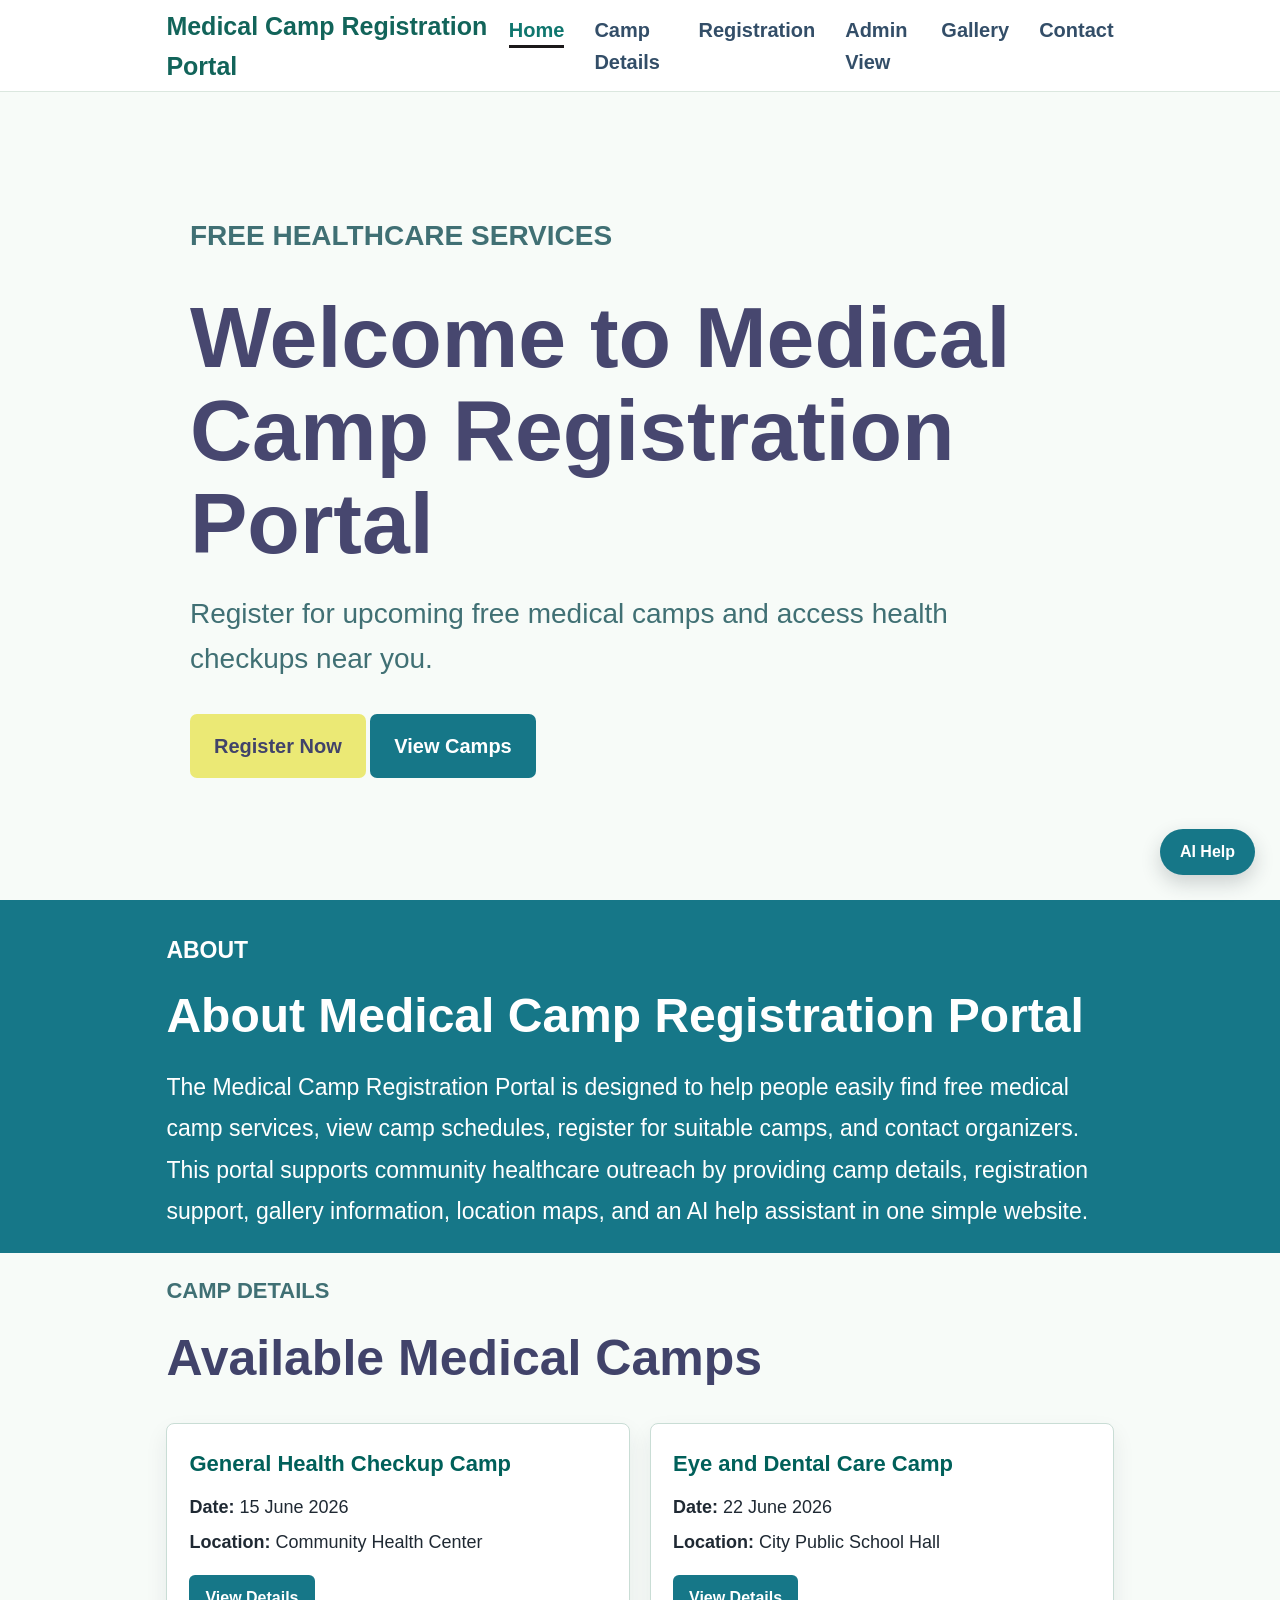
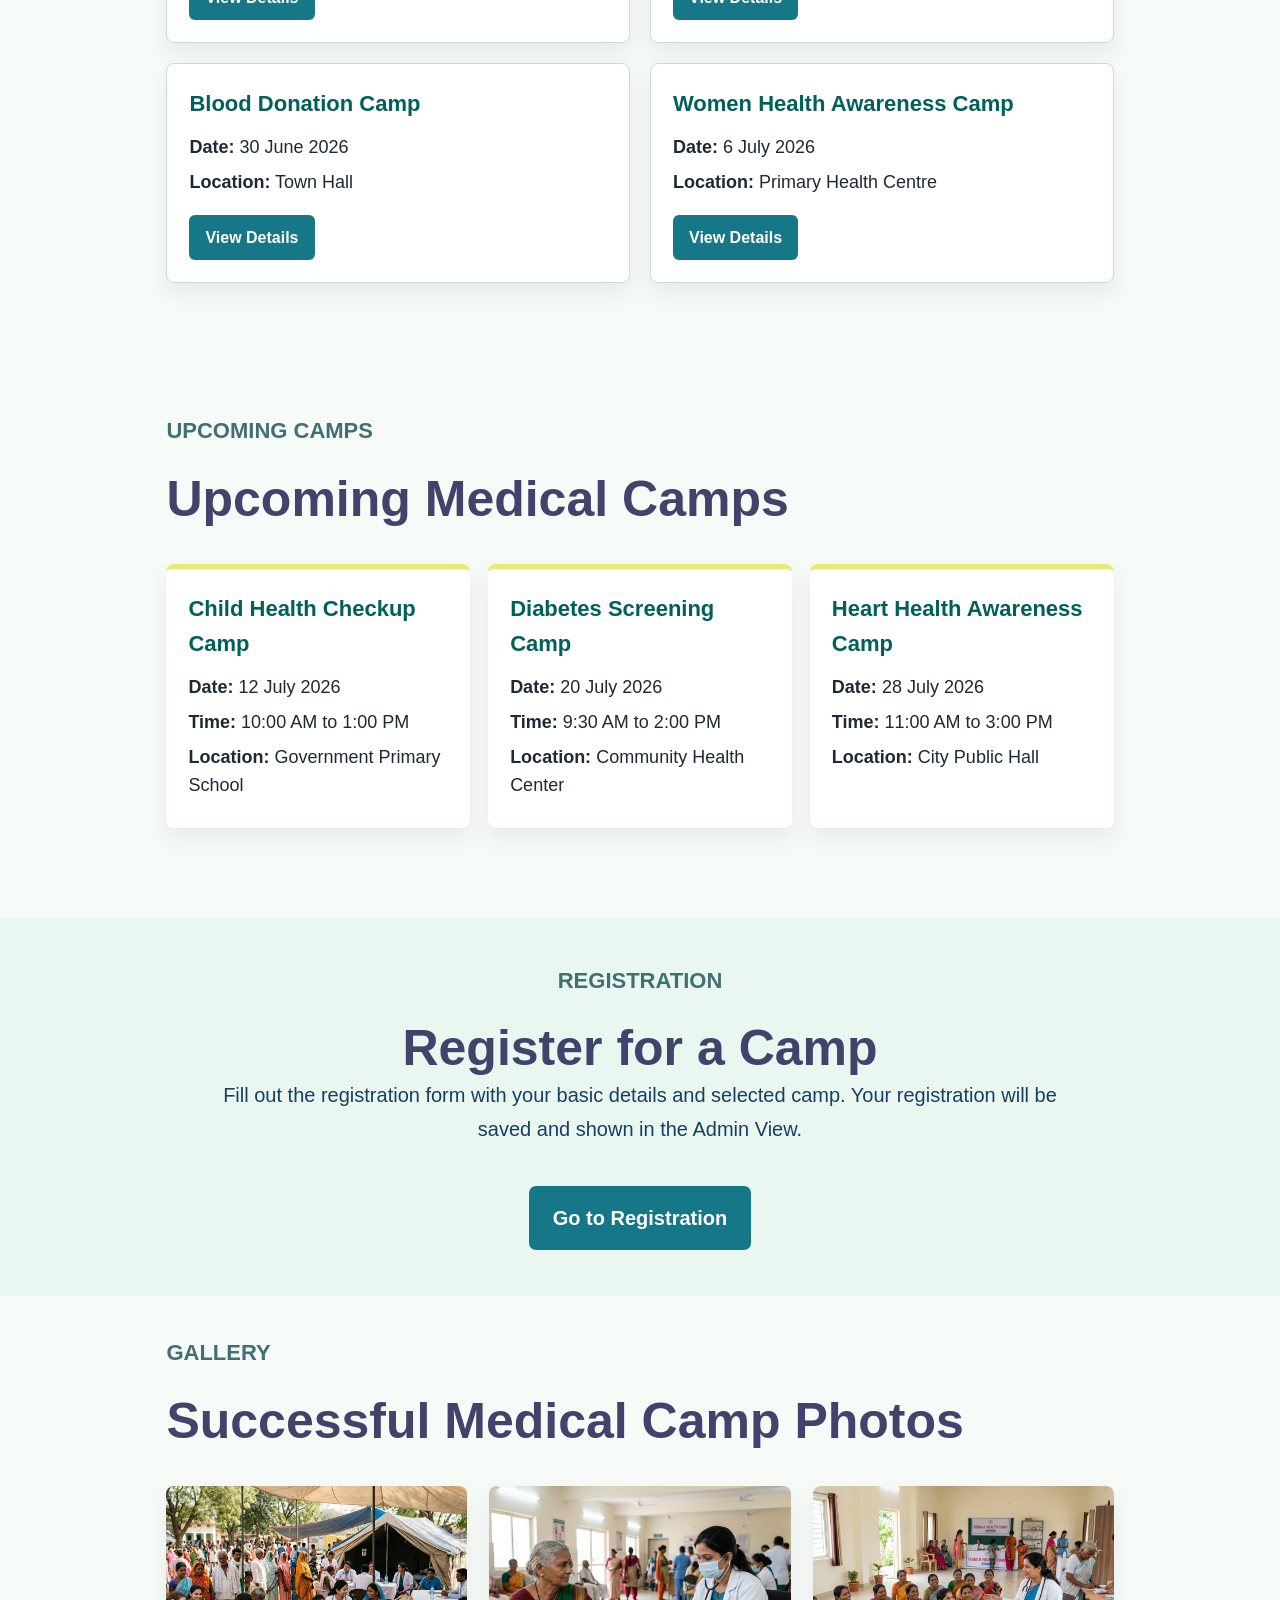
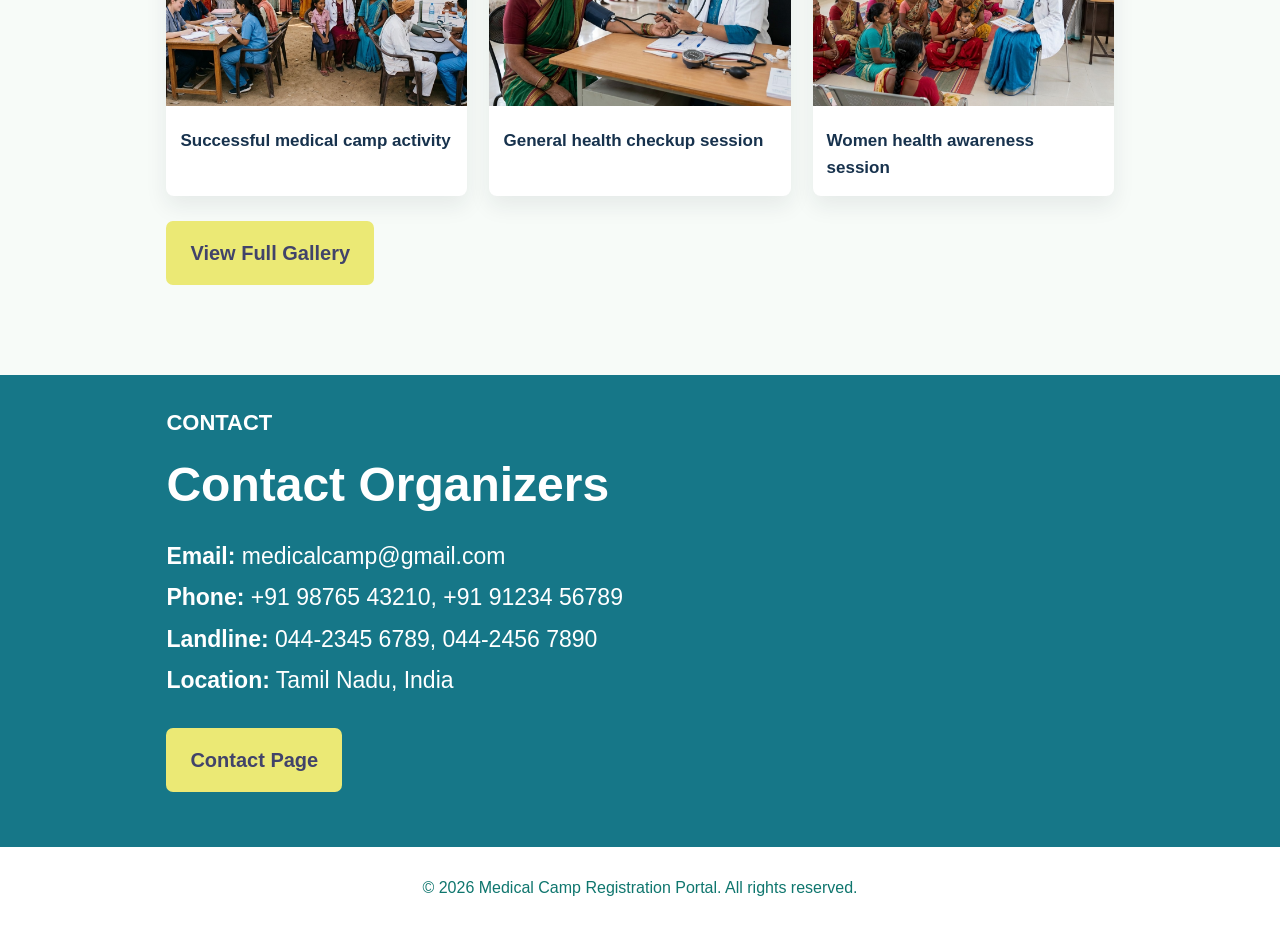
<file: index.html>
<!DOCTYPE html>
<html lang="en">
<head>
  <title>Medical Camp Registration Portal</title>
  <link rel="stylesheet" href="style.css">
</head>
<body>

  <nav>
    <h2>Medical Camp Registration Portal</h2>
    <ul>
      <li><a href="index.html" class="active">Home</a></li>
      <li><a href="camp.html">Camp Details</a></li>
      <li><a href="register.html">Registration</a></li>
      <li><a href="admin.html">Admin View</a></li>
      <li><a href="gallery.html">Gallery</a></li>
      <li><a href="contact.html">Contact</a></li>
    </ul>
  </nav>

  <section class="home-hero">
    <div class="hero-content">
      <p class="eyebrow">Free Healthcare Services</p>
      <h1>Welcome to Medical Camp Registration Portal</h1>
      <p>
        Register for upcoming free medical camps and access health checkups near you.
      </p>

      <a href="register.html" class="primary-button">Register Now</a>
      <a href="#home-camps" class="secondary-button">View Camps</a>
    </div>
  </section>

<section class="about-home-section" id="home-about">
  <div class="about-home-content">
    <p class="about-eyebrow">About</p>
    <h1>About Medical Camp Registration Portal</h1>
    <p>
      The Medical Camp Registration Portal is designed to help people easily find
      free medical camp services, view camp schedules, register for suitable camps,
      and contact organizers. This portal supports community healthcare outreach by
      providing camp details, registration support, gallery information, location maps,
      and an AI help assistant in one simple website.
    </p>
  </div>
</section>

  <section class="content-section" id="home-camps">
    <div class="section-heading">
      <p class="eyebrow">Camp Details</p>
      <h1>Available Medical Camps</h1>
    </div>

    <div class="info-grid">
      <div class="info-card">
        <h3>General Health Checkup Camp</h3>
        <p><strong>Date:</strong> 15 June 2026</p>
        <p><strong>Location:</strong> Community Health Center</p>
        <a href="general-health.html" class="details-button">View Details</a>
      </div>

      <div class="info-card">
        <h3>Eye and Dental Care Camp</h3>
        <p><strong>Date:</strong> 22 June 2026</p>
        <p><strong>Location:</strong> City Public School Hall</p>
        <a href="eye-dental.html" class="details-button">View Details</a>
      </div>

      <div class="info-card">
        <h3>Blood Donation Camp</h3>
        <p><strong>Date:</strong> 30 June 2026</p>
        <p><strong>Location:</strong> Town Hall</p>
        <a href="blood-donation.html" class="details-button">View Details</a>
      </div>

      <div class="info-card">
        <h3>Women Health Awareness Camp</h3>
        <p><strong>Date:</strong> 6 July 2026</p>
        <p><strong>Location:</strong> Primary Health Centre</p>
        <a href="women-health.html" class="details-button">View Details</a>
      </div>
    </div>
  </section>

  <section class="content-section">
    <div class="section-heading">
      <p class="eyebrow">Upcoming Camps</p>
      <h1>Upcoming Medical Camps</h1>
    </div>

    <div class="upcoming-list">
      <div class="upcoming-card">
        <h3>Child Health Checkup Camp</h3>
        <p><strong>Date:</strong> 12 July 2026</p>
        <p><strong>Time:</strong> 10:00 AM to 1:00 PM</p>
        <p><strong>Location:</strong> Government Primary School</p>
      </div>

      <div class="upcoming-card">
        <h3>Diabetes Screening Camp</h3>
        <p><strong>Date:</strong> 20 July 2026</p>
        <p><strong>Time:</strong> 9:30 AM to 2:00 PM</p>
        <p><strong>Location:</strong> Community Health Center</p>
      </div>

      <div class="upcoming-card">
        <h3>Heart Health Awareness Camp</h3>
        <p><strong>Date:</strong> 28 July 2026</p>
        <p><strong>Time:</strong> 11:00 AM to 3:00 PM</p>
        <p><strong>Location:</strong> City Public Hall</p>
      </div>
    </div>
  </section>

  <section class="alternate-section">
    <div class="section-heading">
      <p class="eyebrow">Registration</p>
      <h1>Register for a Camp</h1>
      <p class="section-text">
        Fill out the registration form with your basic details and selected camp.
        Your registration will be saved and shown in the Admin View.
      </p>
    </div>

    <a href="register.html" class="secondary-button">Go to Registration</a>
  </section>

  <section class="content-section">
    <div class="section-heading">
      <p class="eyebrow">Gallery</p>
      <h1>Successful Medical Camp Photos</h1>
    </div>

    <div class="gallery-grid">
      <div class="gallery-card">
        <img src="images/camp1.jpg" alt="Successful medical camp">
        <p>Successful medical camp activity</p>
      </div>

      <div class="gallery-card">
        <img src="images/general-health.jpg" alt="General health checkup camp">
        <p>General health checkup session</p>
      </div>

      <div class="gallery-card">
        <img src="images/women-health.jpg" alt="Women health awareness camp">
        <p>Women health awareness session</p>
      </div>
    </div>

    <br>
    <a href="gallery.html" class="primary-button">View Full Gallery</a>
  </section>

  <section class="contact-home-section">
  <div class="contact-home-content">
    <p class="contact-eyebrow">Contact</p>
    <h1>Contact Organizers</h1>

    <div class="contact-home-box">
      <p><strong>Email:</strong> medicalcamp@gmail.com</p>
      <p><strong>Phone:</strong> +91 98765 43210, +91 91234 56789</p>
      <p><strong>Landline:</strong> 044-2345 6789, 044-2456 7890</p>
      <p><strong>Location:</strong> Tamil Nadu, India</p>
    </div>

    <a href="contact.html" class="contact-home-button">Contact Page</a>
  </div>
</section>

  <footer>
    <p>&copy; 2026 Medical Camp Registration Portal. All rights reserved.</p>
  </footer>

  <div class="chatbot">
    <button class="chatbot-button" onclick="toggleChat()">AI Help</button>

    <div class="chatbot-box" id="chatbotBox">
      <div class="chatbot-header">
        <h3>AI Assistant</h3>
        <button onclick="toggleChat()">X</button>
      </div>

      <div class="chatbot-messages" id="chatMessages">
        <p class="bot-message">Hello! I can help you with camp details, registration, contact, and admin view.</p>
      </div>

      <div class="chatbot-input">
        <input type="text" id="userInput" placeholder="Ask something...">
        <button onclick="sendMessage()">Send</button>
      </div>
    </div>
  </div>

  <script src="chatbot.js"></script>

</body>
</html>
</file>
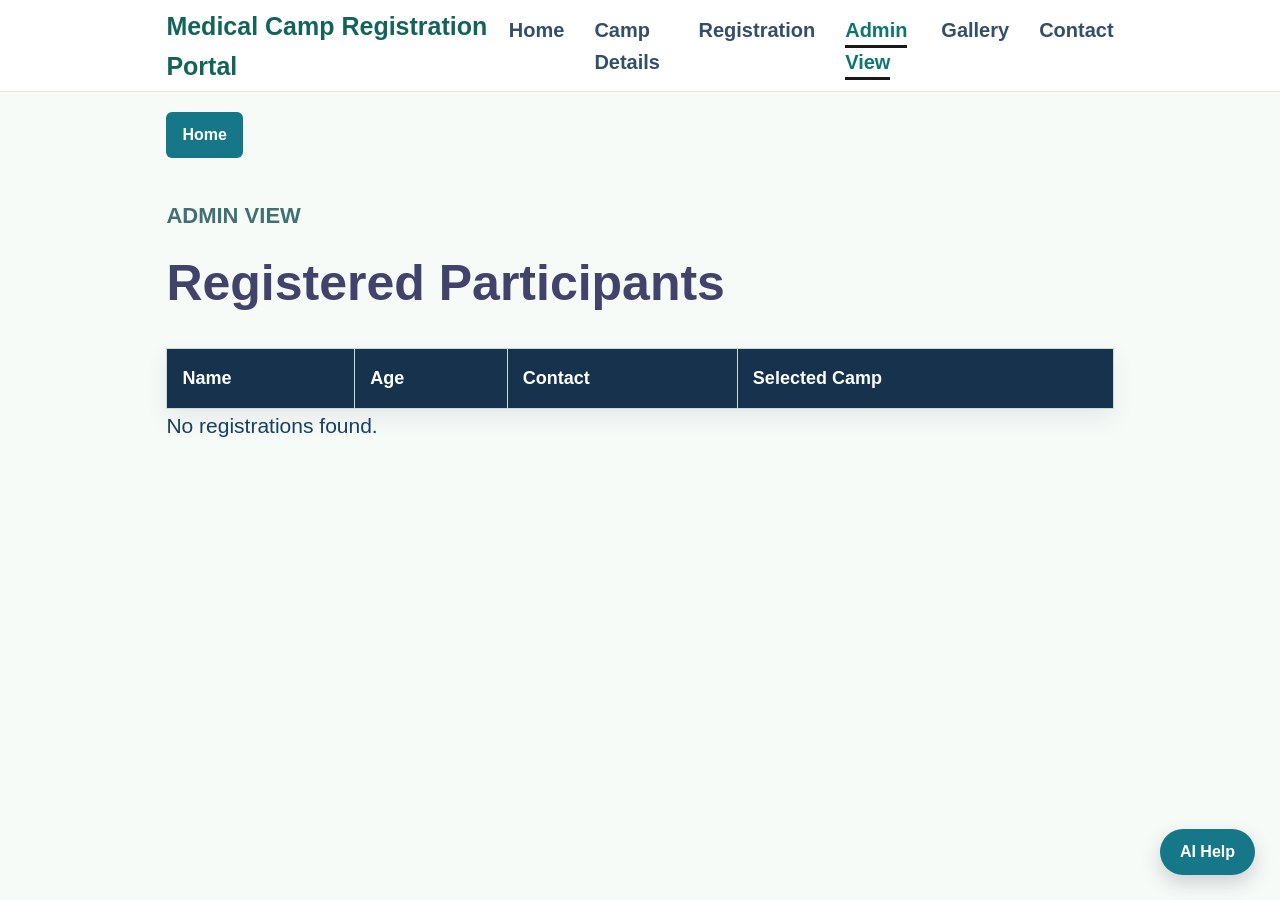
<file: admin.html>
<!DOCTYPE html>
<html lang="en">
<head>
  <title>Admin View</title>
  <link rel="stylesheet" href="style.css">
</head>
<body>

  <nav>
    <h2>Medical Camp Registration Portal</h2>
    <ul>
      <li><a href="index.html">Home</a></li>
      <li><a href="camp.html">Camp Details</a></li>
      <li><a href="register.html">Registration</a></li>
      <li><a href="admin.html" class="active">Admin View</a></li>
      <li><a href="gallery.html" >Gallery</a></li>
      <li><a href="contact.html">Contact</a></li>
    </ul>
  </nav>
  <div class="top-actions">
  <a href="index.html" class="top-button">Home</a>
</div>

  <section class="content-section">
    <div class="section-heading">
      <p class="eyebrow">Admin View</p>
      <h1>Registered Participants</h1>
    </div>

    <table class="admin-table">
      <thead>
        <tr>
          <th>Name</th>
          <th>Age</th>
          <th>Contact</th>
          <th>Selected Camp</th>
        </tr>
      </thead>
      <tbody id="registration-list"></tbody>
    </table>

    <p id="empty-message" class="section-text">
      No registrations found.
    </p>
  </section>

  <script>
    const registrations = JSON.parse(localStorage.getItem("registrations")) || [];
    const tableBody = document.getElementById("registration-list");
    const emptyMessage = document.getElementById("empty-message");

    if (registrations.length > 0) {
      emptyMessage.style.display = "none";

      registrations.forEach(function(participant) {
        const row = document.createElement("tr");

        row.innerHTML = `
          <td>${participant.name}</td>
          <td>${participant.age}</td>
          <td>${participant.contact}</td>
          <td>${participant.camp}</td>
        `;

        tableBody.appendChild(row);
      });
    }
  </script>
<div class="chatbot">
  <button class="chatbot-button" onclick="toggleChat()">AI Help</button>

  <div class="chatbot-box" id="chatbotBox">
    <div class="chatbot-header">
      <h3>AI Assistant</h3>
      <button onclick="toggleChat()">X</button>
    </div>

    <div class="chatbot-messages" id="chatMessages">
      <p class="bot-message">Hello! I can help you with camp details, registration, contact, and admin view.</p>
    </div>

    <div class="chatbot-input">
      <input type="text" id="userInput" placeholder="Ask something...">
      <button onclick="sendMessage()">Send</button>
    </div>
  </div>
</div>
 <script src="chatbot.js"></script>
</body>
</html>
</file>
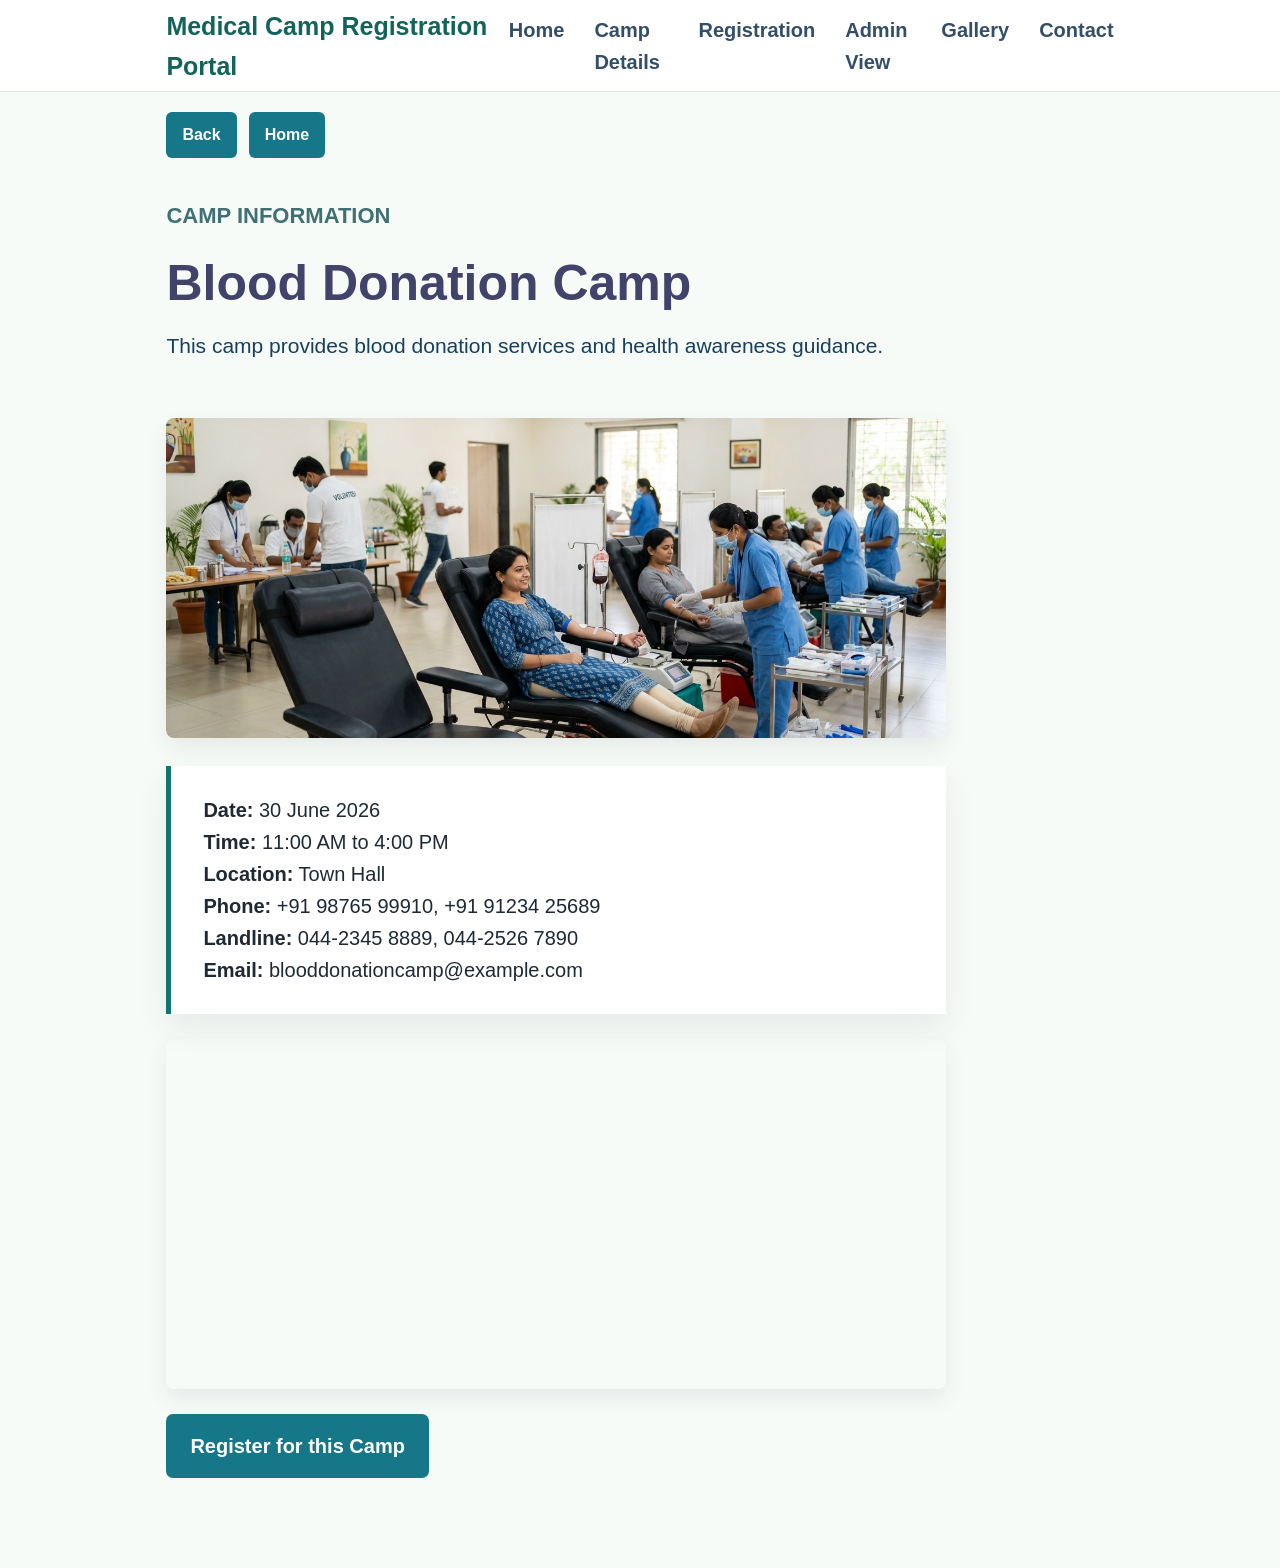
<file: blood-donation.html>
<!DOCTYPE html>
<html lang="en">
<head>
  <title>Blood Donation Camp</title>
  <link rel="stylesheet" href="style.css">
</head>
<body>

  <nav>
    <h2>Medical Camp Registration Portal</h2>
    <ul>
      <li><a href="index.html">Home</a></li>
      <li><a href="camp.html">Camp Details</a></li>
      <li><a href="register.html">Registration</a></li>
      <li><a href="admin.html">Admin View</a></li>
      <li><a href="gallery.html" >Gallery</a></li>
      <li><a href="contact.html">Contact</a></li>
    </ul>
  </nav>
  <div class="top-actions">
  <button onclick="history.back()" class="top-button">Back</button>
  <a href="index.html" class="top-button">Home</a>
</div>

  <section class="content-section">
    <div class="section-heading">
      <p class="eyebrow">Camp Information</p>
      <h1>Blood Donation Camp</h1>
      <p class="camp-description">
        This camp provides blood donation services and health awareness guidance.
      </p>
    </div>
    <img src="images/blood-donation.jpg" alt="Blood Donation Camp" class="camp-detail-image">

    <div class="contact-box">
      <p><strong>Date:</strong> 30 June 2026</p>
      <p><strong>Time:</strong> 11:00 AM to 4:00 PM</p>
      <p><strong>Location:</strong> Town Hall</p>

      <p><strong>Phone:</strong> +91 98765 99910, +91 91234 25689</p>
  <p><strong>Landline:</strong> 044-2345 8889, 044-2526 7890</p>
  <p><strong>Email:</strong> blooddonationcamp@example.com</p>
    
    </div>

    <div class="map-box">
      <iframe
        src="https://www.google.com/maps?q=Town%20Hall&output=embed"
        loading="lazy">
      </iframe>
    </div>

    <a href="register.html" class="secondary-button">Register for this Camp</a>
  </section>

</body>
</html>
</file>
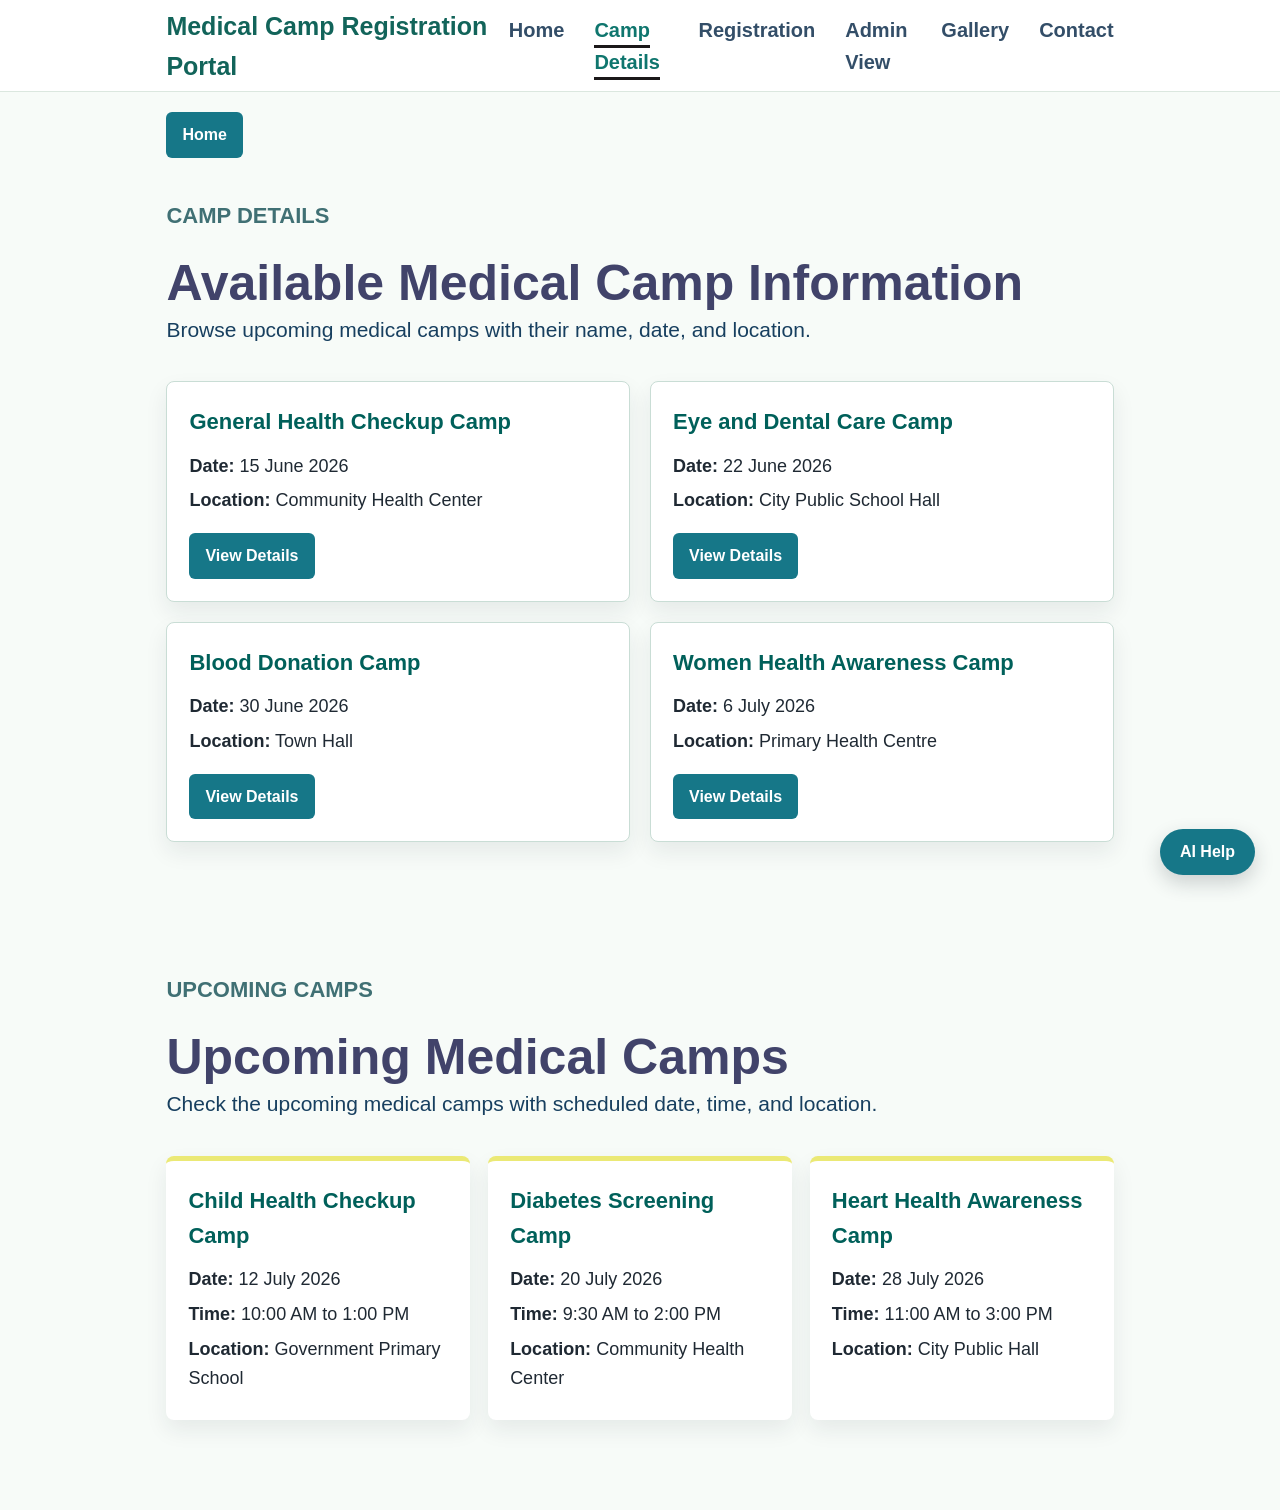
<file: camp.html>
<!DOCTYPE html>
<html lang="en">
<head>
  <title>Camp Details</title>
  <link rel="stylesheet" href="style.css">
</head>
<body>

  <nav>
    <h2>Medical Camp Registration Portal</h2>
    <ul>
      <li><a href="index.html">Home</a></li>
      <li><a href="camp.html" class="active">Camp Details</a></li>
      <li><a href="register.html">Registration</a></li>
      <li><a href="admin.html">Admin View</a></li>
      <li><a href="gallery.html" >Gallery</a></li>
      <li><a href="contact.html">Contact</a></li>
    </ul>
  </nav>
  <div class="top-actions">
  <a href="index.html" class="top-button">Home</a>
</div>

  <section class="content-section">
    <div class="section-heading">
      <p class="eyebrow">Camp Details</p>
      <h1>Available Medical Camp Information</h1>
      <p class="section-text">
        Browse upcoming medical camps with their name, date, and location.
      </p>
    </div>

    <div class="info-grid">
      <div class="info-card">
        <h3>General Health Checkup Camp</h3>
        <p><strong>Date:</strong> 15 June 2026</p>
        <p><strong>Location:</strong> Community Health Center</p>
        <a href="general-health.html" class="details-button">View Details</a>
      </div>

      <div class="info-card">
        <h3>Eye and Dental Care Camp</h3>
        <p><strong>Date:</strong> 22 June 2026</p>
        <p><strong>Location:</strong> City Public School Hall</p>
        <a href="eye-dental.html" class="details-button">View Details</a>
      </div>

      <div class="info-card">
        <h3>Blood Donation Camp</h3>
        <p><strong>Date:</strong> 30 June 2026</p>
        <p><strong>Location:</strong> Town Hall</p>
        <a href="blood-donation.html" class="details-button">View Details</a>
      </div>

      <div class="info-card">
        <h3>Women Health Awareness Camp</h3>
        <p><strong>Date:</strong> 6 July 2026</p>
        <p><strong>Location:</strong> Primary Health Centre</p>
        <a href="women-health.html" class="details-button">View Details</a>
      </div>
    </div>
  </section>
  <section class="content-section">
  <div class="section-heading">
    <p class="eyebrow">Upcoming Camps</p>
    <h1>Upcoming Medical Camps</h1>
    <p class="section-text">
      Check the upcoming medical camps with scheduled date, time, and location.
    </p>
  </div>

  <div class="upcoming-list">
    <div class="upcoming-card">
      <h3>Child Health Checkup Camp</h3>
      <p><strong>Date:</strong> 12 July 2026</p>
      <p><strong>Time:</strong> 10:00 AM to 1:00 PM</p>
      <p><strong>Location:</strong> Government Primary School</p>
    </div>

    <div class="upcoming-card">
      <h3>Diabetes Screening Camp</h3>
      <p><strong>Date:</strong> 20 July 2026</p>
      <p><strong>Time:</strong> 9:30 AM to 2:00 PM</p>
      <p><strong>Location:</strong> Community Health Center</p>
    </div>

    <div class="upcoming-card">
      <h3>Heart Health Awareness Camp</h3>
      <p><strong>Date:</strong> 28 July 2026</p>
      <p><strong>Time:</strong> 11:00 AM to 3:00 PM</p>
      <p><strong>Location:</strong> City Public Hall</p>
    </div>
  </div>
</section>

  <div class="chatbot">
  <button class="chatbot-button" onclick="toggleChat()">AI Help</button>

  <div class="chatbot-box" id="chatbotBox">
    <div class="chatbot-header">
      <h3>AI Assistant</h3>
      <button onclick="toggleChat()">X</button>
    </div>

    <div class="chatbot-messages" id="chatMessages">
      <p class="bot-message">Hello! I can help you with camp details, registration, contact, and admin view.</p>
    </div>

    <div class="chatbot-input">
      <input type="text" id="userInput" placeholder="Ask something...">
      <button onclick="sendMessage()">Send</button>
    </div>
  </div>
</div>
<script src="chatbot.js"></script>

</body>
</html>
</file>
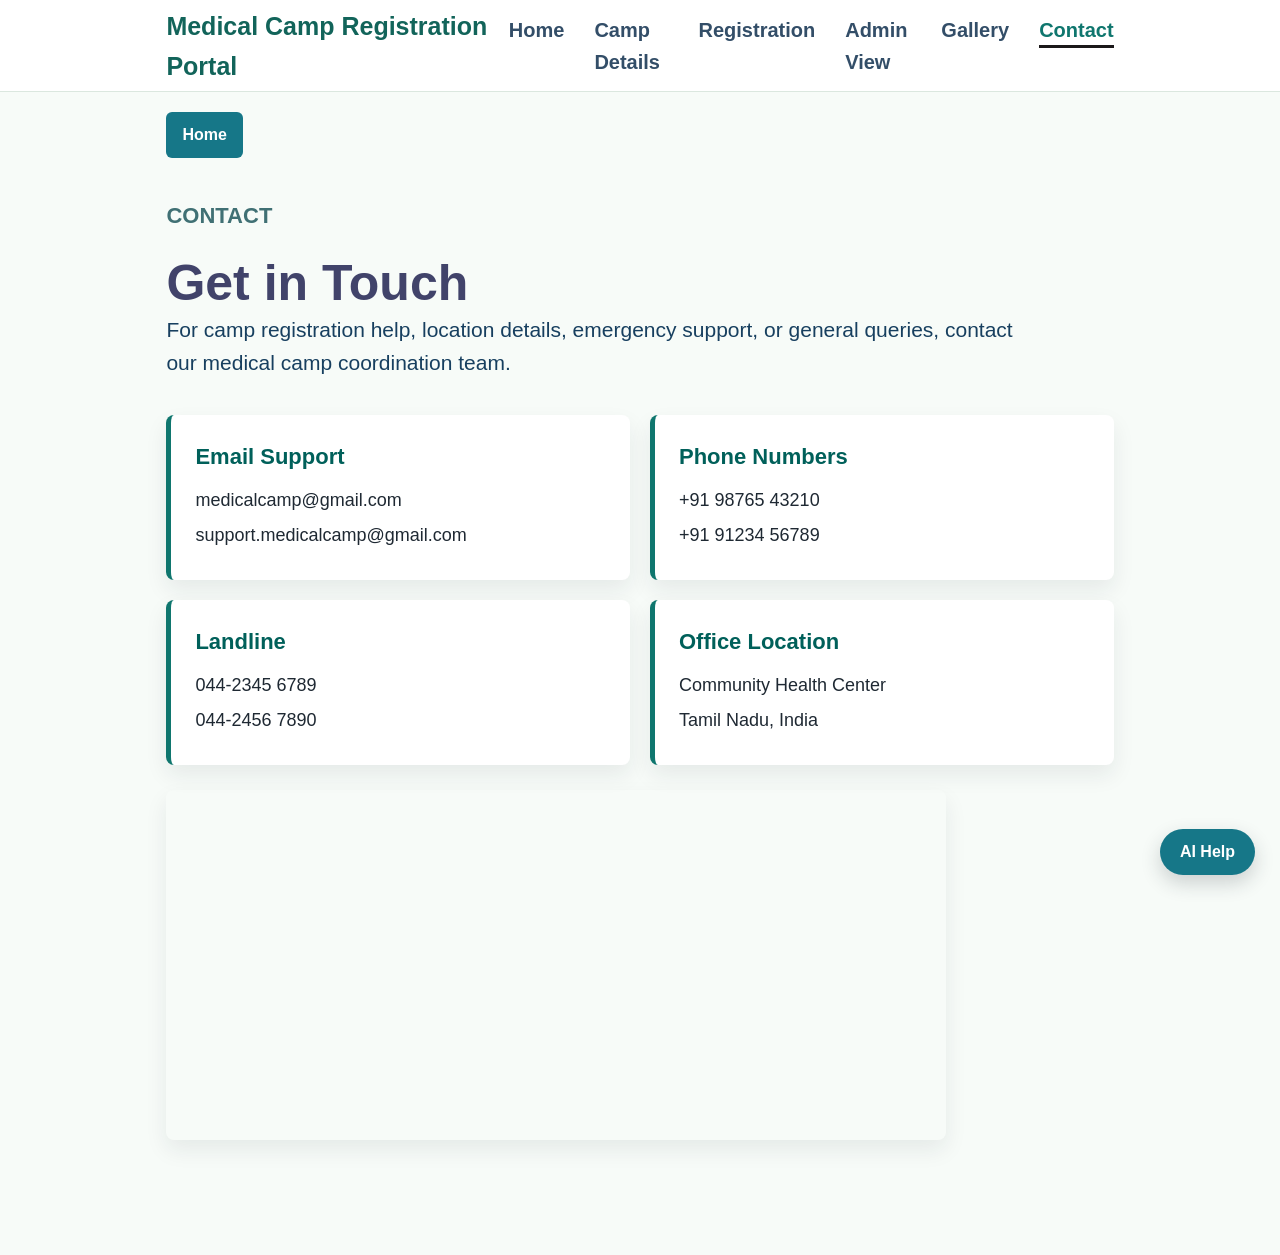
<file: contact.html>
<!DOCTYPE html>
<html lang="en">
<head>
  <title>Contact</title>
  <link rel="stylesheet" href="style.css">
</head>
<body>

  <nav>
    <h2>Medical Camp Registration Portal</h2>
    <ul>
      <li><a href="index.html">Home</a></li>
      <li><a href="camp.html">Camp Details</a></li>
      <li><a href="register.html">Registration</a></li>
      <li><a href="admin.html">Admin View</a></li>
      <li><a href="gallery.html">Gallery</a></li>
      <li><a href="contact.html" class="active">Contact</a></li>
    </ul>
  </nav>
  <div class="top-actions">
  <a href="index.html" class="top-button">Home</a>
</div>

  <section class="content-section">
    <div class="section-heading">
      <p class="eyebrow">Contact</p>
      <h1>Get in Touch</h1>
      <p class="section-text">
        For camp registration help, location details, emergency support, or general queries,
        contact our medical camp coordination team.
      </p>
    </div>

    <div class="contact-grid">
      <div class="contact-card">
        <h3>Email Support</h3>
        <p>medicalcamp@gmail.com</p>
        <p>support.medicalcamp@gmail.com</p>
      </div>

      <div class="contact-card">
        <h3>Phone Numbers</h3>
        <p>+91 98765 43210</p>
        <p>+91 91234 56789</p>
      </div>

      <div class="contact-card">
        <h3>Landline</h3>
        <p>044-2345 6789</p>
        <p>044-2456 7890</p>
      </div>

      <div class="contact-card">
        <h3>Office Location</h3>
        <p>Community Health Center</p>
        <p>Tamil Nadu, India</p>
      </div>
    </div>

    <div class="map-box">
      <iframe
        src="https://www.google.com/maps?q=Tamil%20Nadu%20India&output=embed"
        loading="lazy">
      </iframe>
    </div>
  </section>
<div class="chatbot">
  <button class="chatbot-button" onclick="toggleChat()">AI Help</button>

  <div class="chatbot-box" id="chatbotBox">
    <div class="chatbot-header">
      <h3>AI Assistant</h3>
      <button onclick="toggleChat()">X</button>
    </div>

    <div class="chatbot-messages" id="chatMessages">
      <p class="bot-message">Hello! I can help you with camp details, registration, contact, and admin view.</p>
    </div>

    <div class="chatbot-input">
      <input type="text" id="userInput" placeholder="Ask something...">
      <button onclick="sendMessage()">Send</button>
    </div>
  </div>
</div>
 <script src="chatbot.js"></script>
</body>
</html>
</file>
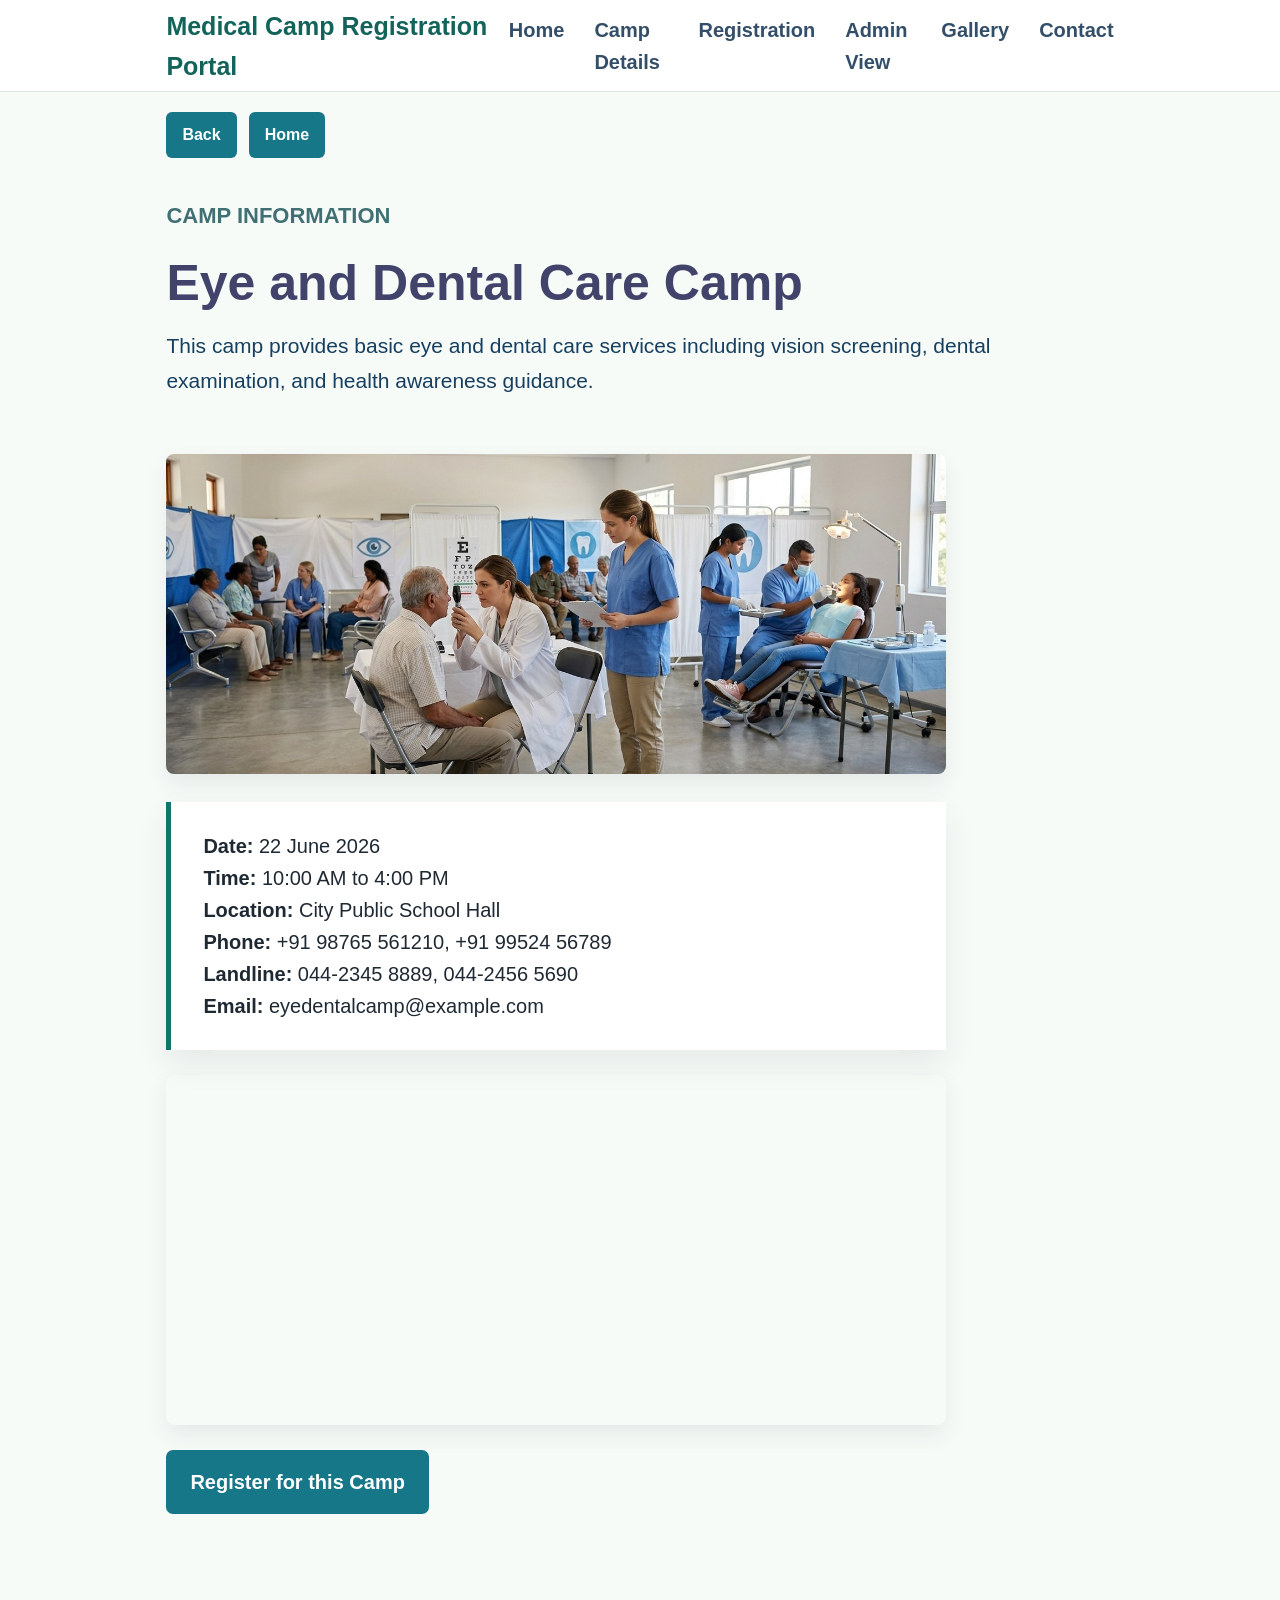
<file: eye-dental.html>
<!DOCTYPE html>
<html lang="en">
<head>
  <title>Eye and Dental Care Camp</title>
  <link rel="stylesheet" href="style.css">
</head>
<body>

  <nav>
    <h2>Medical Camp Registration Portal</h2>
    <ul>
      <li><a href="index.html">Home</a></li>
      <li><a href="camp.html">Camp Details</a></li>
      <li><a href="register.html">Registration</a></li>
      <li><a href="admin.html">Admin View</a></li>
      <li><a href="gallery.html">Gallery</a></li>
      <li><a href="contact.html">Contact</a></li>
    </ul>
  </nav>
  <div class="top-actions">
  <button onclick="history.back()" class="top-button">Back</button>
  <a href="index.html" class="top-button">Home</a>
</div>

  <section class="content-section">
    <div class="section-heading">
      <p class="eyebrow">Camp Information</p>
      <h1>Eye and Dental Care Camp</h1>

       <p class="camp-description">
        This camp provides basic eye and dental care services including vision screening,
        dental examination, and health awareness guidance.
      </p>
    </div>

    <img src="images/eye-dental.jpg" alt="Eye and Dental Care Camp" class="camp-detail-image">

    <div class="contact-box">
      <p><strong>Date:</strong> 22 June 2026</p>
      <p><strong>Time:</strong> 10:00 AM to 4:00 PM</p>
      <p><strong>Location:</strong> City Public School Hall</p>

      <p><strong>Phone:</strong> +91 98765 561210, +91 99524 56789</p>
  <p><strong>Landline:</strong> 044-2345 8889, 044-2456 5690</p>
  <p><strong>Email:</strong> eyedentalcamp@example.com</p>
     
    </div>

    <div class="map-box">
      <iframe
        src="https://www.google.com/maps?q=City%20Public%20School%20Hall&output=embed"
        loading="lazy">
      </iframe>
    </div>

    <a href="register.html" class="secondary-button">Register for this Camp</a>
  </section>

</body>
</html>
</file>
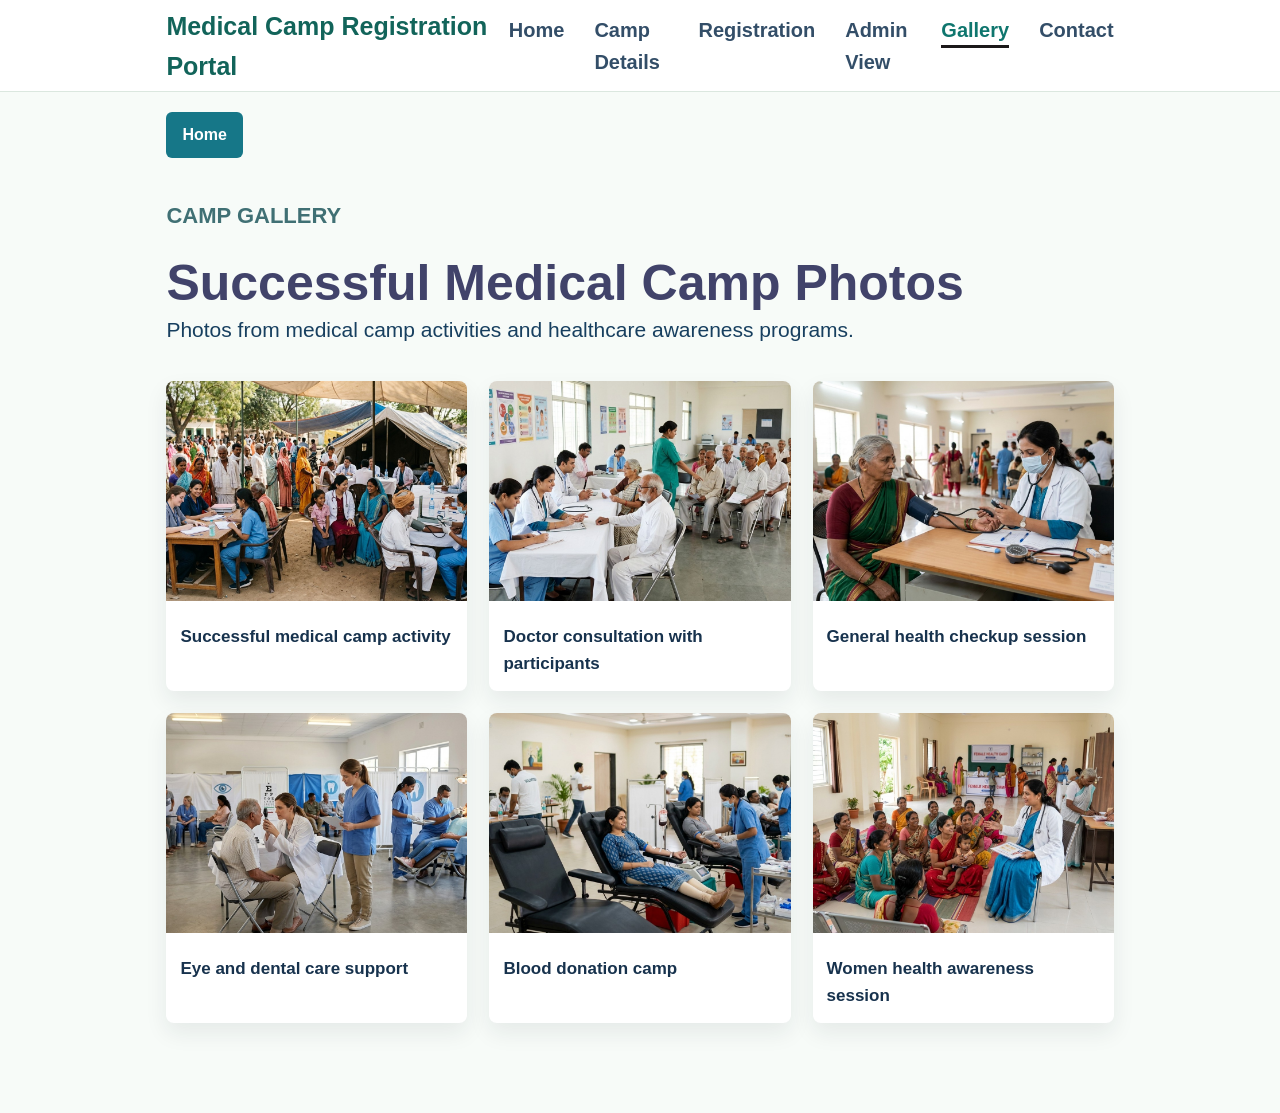
<file: gallery.html>
<!DOCTYPE html>
<html lang="en">
<head>
  <title>Camp Gallery</title>
  <link rel="stylesheet" href="style.css">
</head>
<body>

  <nav>
    <h2>Medical Camp Registration Portal</h2>
    <ul>
      <li><a href="index.html">Home</a></li>
      <li><a href="camp.html">Camp Details</a></li>
      <li><a href="register.html">Registration</a></li>
      <li><a href="admin.html">Admin View</a></li>
      <li><a href="gallery.html" class="active">Gallery</a></li>
      <li><a href="contact.html">Contact</a></li>
    </ul>
  </nav>
  <div class="top-actions">
  <a href="index.html" class="top-button">Home</a>
</div>

  <section class="content-section">
    <div class="section-heading">
      <p class="eyebrow">Camp Gallery</p>
      <h1>Successful Medical Camp Photos</h1>
      <p class="section-text">
        Photos from medical camp activities and healthcare awareness programs.
      </p>
    </div>

    <div class="gallery-grid">
      <div class="gallery-card">
        <img src="images/camp1.jpg" alt="Successful medical camp">
        <p>Successful medical camp activity</p>
      </div>

      <div class="gallery-card">
        <img src="images/camp2.jpg" alt="Medical camp consultation">
        <p>Doctor consultation with participants</p>
      </div>

      <div class="gallery-card">
        <img src="images/general-health.jpg" alt="General health checkup camp">
        <p>General health checkup session</p>
      </div>

      <div class="gallery-card">
        <img src="images/eye-dental.jpg" alt="Eye and dental care camp">
        <p>Eye and dental care support</p>
      </div>

      <div class="gallery-card">
        <img src="images/blood-donation.jpg" alt="Blood donation camp">
        <p>Blood donation camp</p>
      </div>

      <div class="gallery-card">
        <img src="images/women-health.jpg" alt="Women health awareness camp">
        <p>Women health awareness session</p>
      </div>
    </div>
  </section>

</body>
</html>
</file>
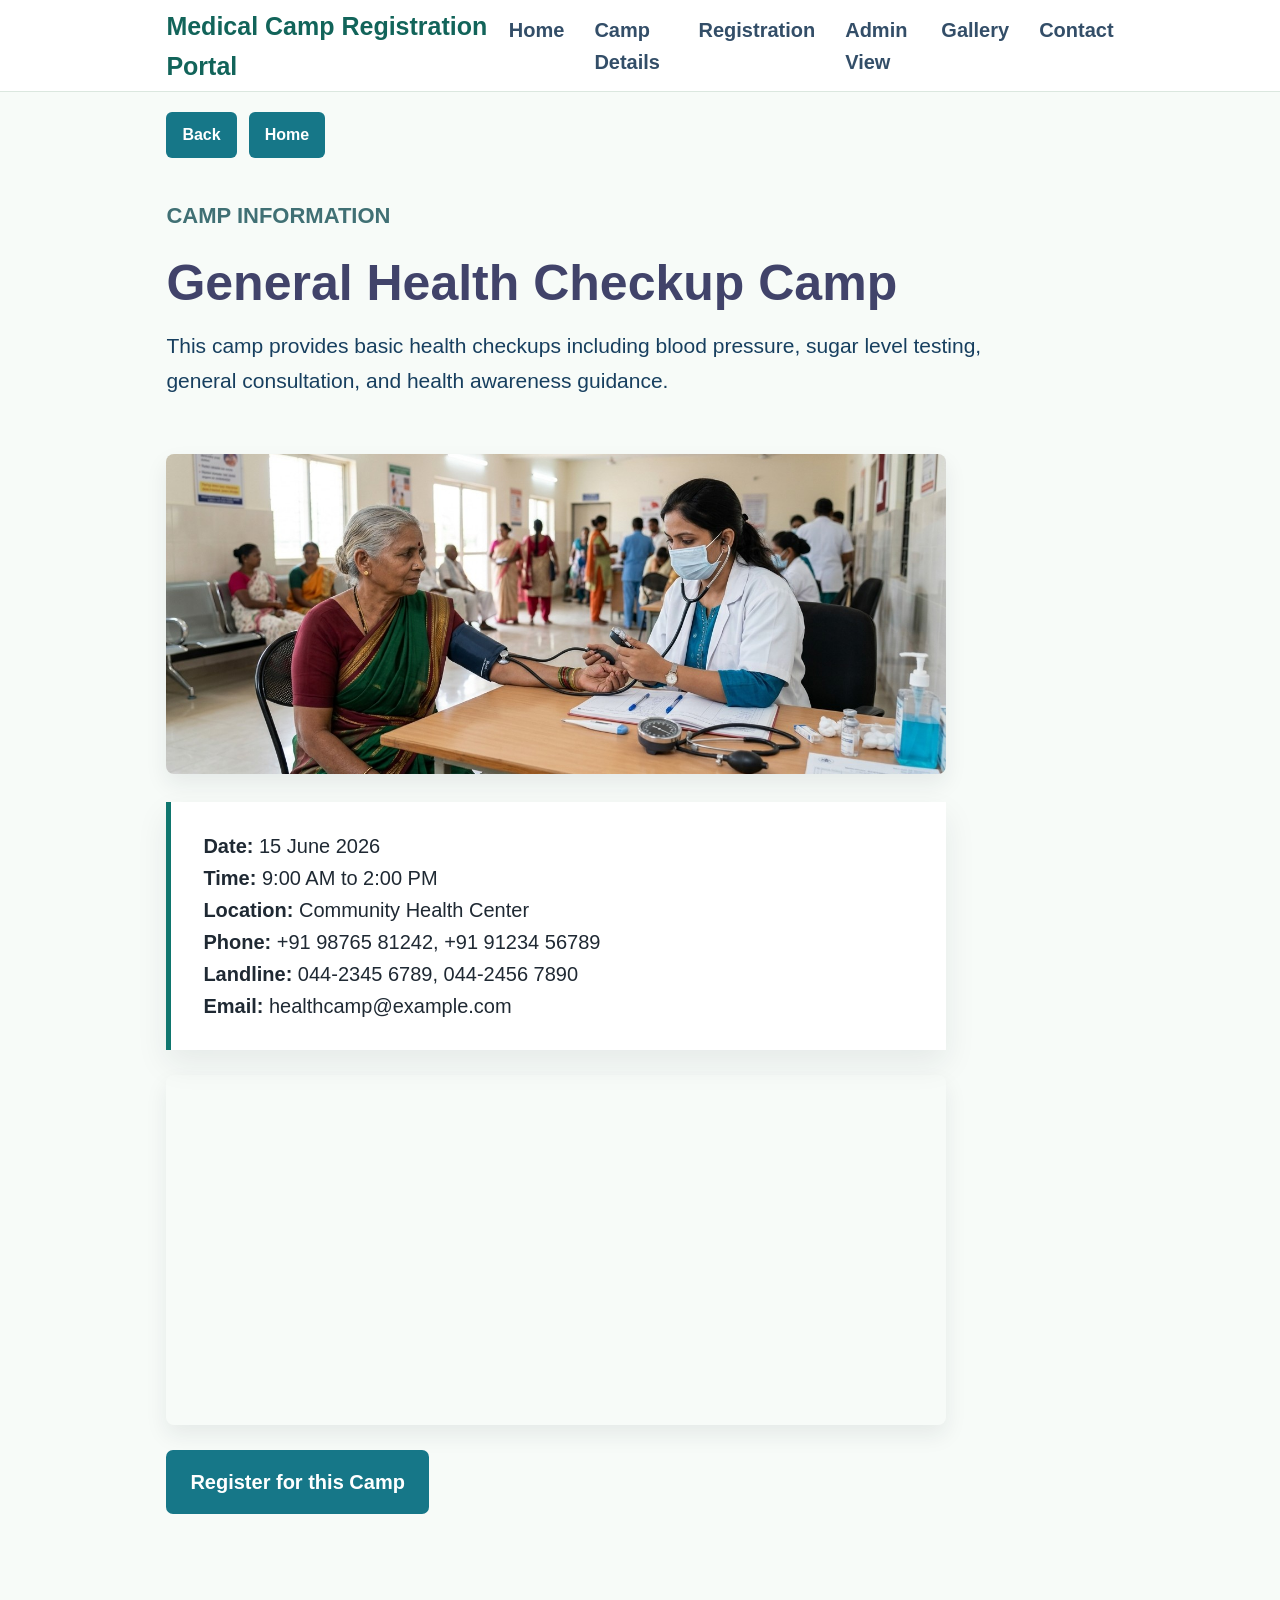
<file: general-health.html>
<!DOCTYPE html>
<html lang="en">
<head>
  <title>General Health Checkup Camp</title>
  <link rel="stylesheet" href="style.css">
</head>
<body>

  <nav>
    <h2>Medical Camp Registration Portal</h2>
    <ul>
      <li><a href="index.html">Home</a></li>
      <li><a href="camp.html">Camp Details</a></li>
      <li><a href="register.html">Registration</a></li>
      <li><a href="admin.html">Admin View</a></li>
      <li><a href="gallery.html">Gallery</a></li>
      <li><a href="contact.html">Contact</a></li>
    </ul>
  </nav>
  <div class="top-actions">
  <button onclick="history.back()" class="top-button">Back</button>
  <a href="index.html" class="top-button">Home</a>
</div>

  <section class="content-section">
    <div class="section-heading">
      <p class="eyebrow">Camp Information</p>
      <h1>General Health Checkup Camp</h1>

    <p class="camp-description">
    This camp provides basic health checkups including blood pressure,
    sugar level testing, general consultation, and health awareness guidance.
  </p>
    </div>

    <img src="images/general-health.jpg" alt="General Health Checkup Camp" class="camp-detail-image">


    <div class="contact-box">
      <p><strong>Date:</strong> 15 June 2026</p>
      <p><strong>Time:</strong> 9:00 AM to 2:00 PM</p>
      <p><strong>Location:</strong> Community Health Center</p>

      <p><strong>Phone:</strong> +91 98765 81242, +91 91234 56789</p>
  <p><strong>Landline:</strong> 044-2345 6789, 044-2456 7890</p>
  <p><strong>Email:</strong> healthcamp@example.com</p>

    </div>

    <div class="map-box">
      <iframe
        src="https://www.google.com/maps?q=Community%20Health%20Center&output=embed"
        loading="lazy">
      </iframe>
    </div>

    <a href="register.html" class="secondary-button">Register for this Camp</a>
  </section>

</body>
</html>
</file>
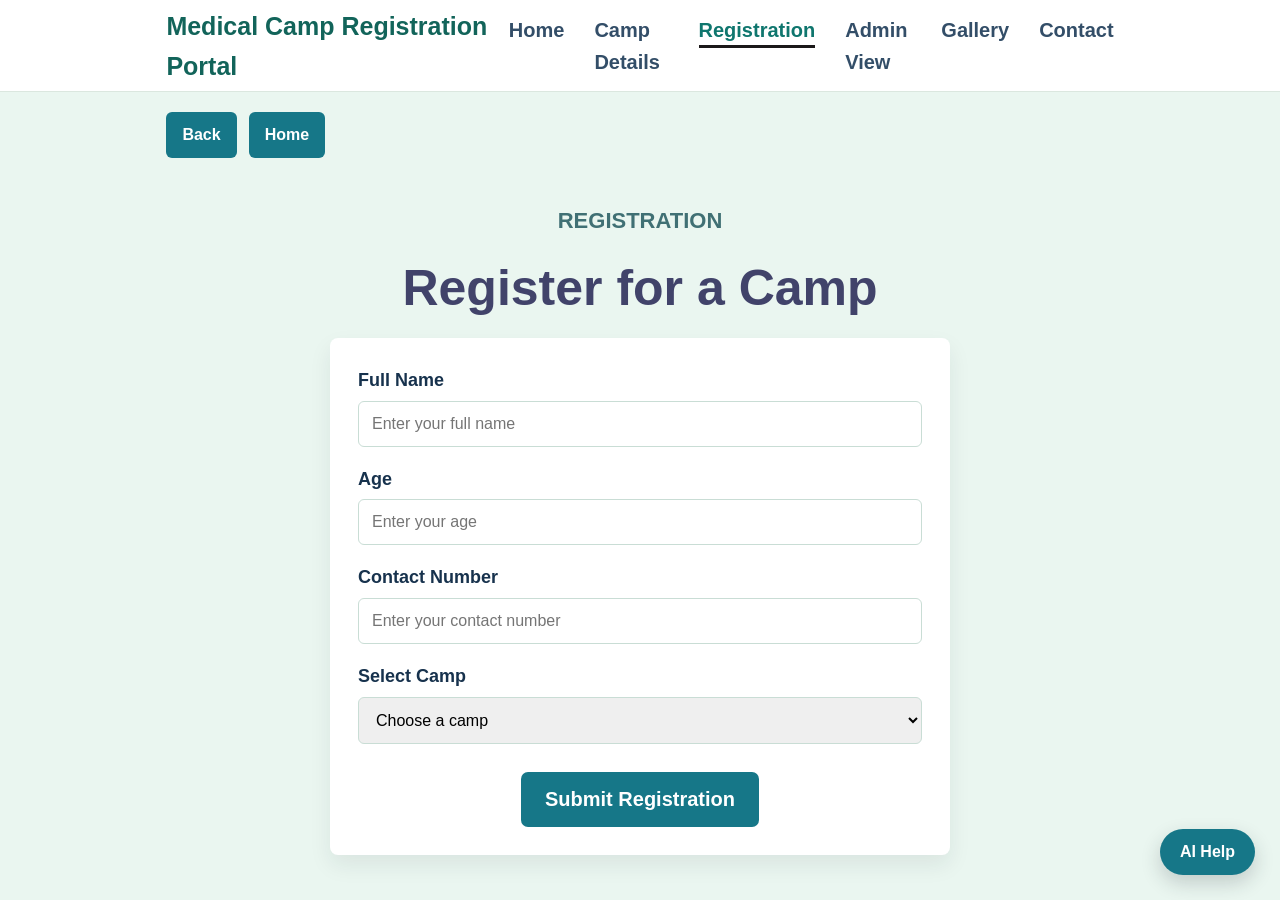
<file: register.html>
<!DOCTYPE html>
<html lang="en">
<head>
  <title>Registration</title>
  <link rel="stylesheet" href="style.css">
</head>
<body>

  <nav>
    <h2>Medical Camp Registration Portal</h2>
    <ul>
      <li><a href="index.html">Home</a></li>
      <li><a href="camp.html">Camp Details</a></li>
      <li><a href="register.html" class="active">Registration</a></li>
      <li><a href="admin.html">Admin View</a></li>
      <li><a href="gallery.html">Gallery</a></li>
      <li><a href="contact.html">Contact</a></li>
    </ul>
  </nav>

  <div class="register-page-bg">
    <div class="top-actions">
      <button onclick="history.back()" class="top-button">Back</button>
      <a href="index.html" class="top-button">Home</a>
    </div>
  </div>

  <section class="alternate-section">
    <div class="section-heading">
      <p class="eyebrow">Registration</p>
      <h1>Register for a Camp</h1>
    </div>

    <form class="registration-form" onsubmit="saveRegistration(event)" autocomplete="off">
      <label for="name">Full Name</label>
      <input type="text" id="name" placeholder="Enter your full name" required autocomplete="off">

      <label for="age">Age</label>
      <input type="number" id="age" placeholder="Enter your age" required autocomplete="off">

      <label for="contact">Contact Number</label>
      <input type="tel" id="contact" placeholder="Enter your contact number" required autocomplete="off">

      <label for="camp">Select Camp</label>
      <select id="camp" required>
        <option value="">Choose a camp</option>
        <option>General Health Checkup Camp</option>
        <option>Eye and Dental Care Camp</option>
        <option>Blood Donation Camp</option>
        <option>Women Health Awareness Camp</option>
      </select>

      <button type="submit" class="secondary-button">Submit Registration</button>
    </form>

    <p id="success-message" class="success-message">
      Registration saved successfully!
    </p>

    <div id="saved-data"></div>
  </section>

  <script>
    function saveRegistration(event) {
      event.preventDefault();

      const name = document.getElementById("name").value;
      const age = document.getElementById("age").value;
      const contact = document.getElementById("contact").value;
      const camp = document.getElementById("camp").value;

      const participant = {
        name: name,
        age: age,
        contact: contact,
        camp: camp
      };

      let registrations = JSON.parse(localStorage.getItem("registrations")) || [];
      registrations.push(participant);

      localStorage.setItem("registrations", JSON.stringify(registrations));

      document.getElementById("success-message").style.display = "block";
      event.target.reset();
    }
  </script>

  <div class="chatbot">
    <button class="chatbot-button" onclick="toggleChat()">AI Help</button>

    <div class="chatbot-box" id="chatbotBox">
      <div class="chatbot-header">
        <h3>AI Assistant</h3>
        <button onclick="toggleChat()">X</button>
      </div>

      <div class="chatbot-messages" id="chatMessages">
        <p class="bot-message">Hello! I can help you with camp details, registration, contact, and admin view.</p>
      </div>

      <div class="chatbot-input">
        <input type="text" id="userInput" placeholder="Ask something...">
        <button onclick="sendMessage()">Send</button>
      </div>
    </div>
  </div>

  <script src="chatbot.js"></script>

</body>
</html>
</file>
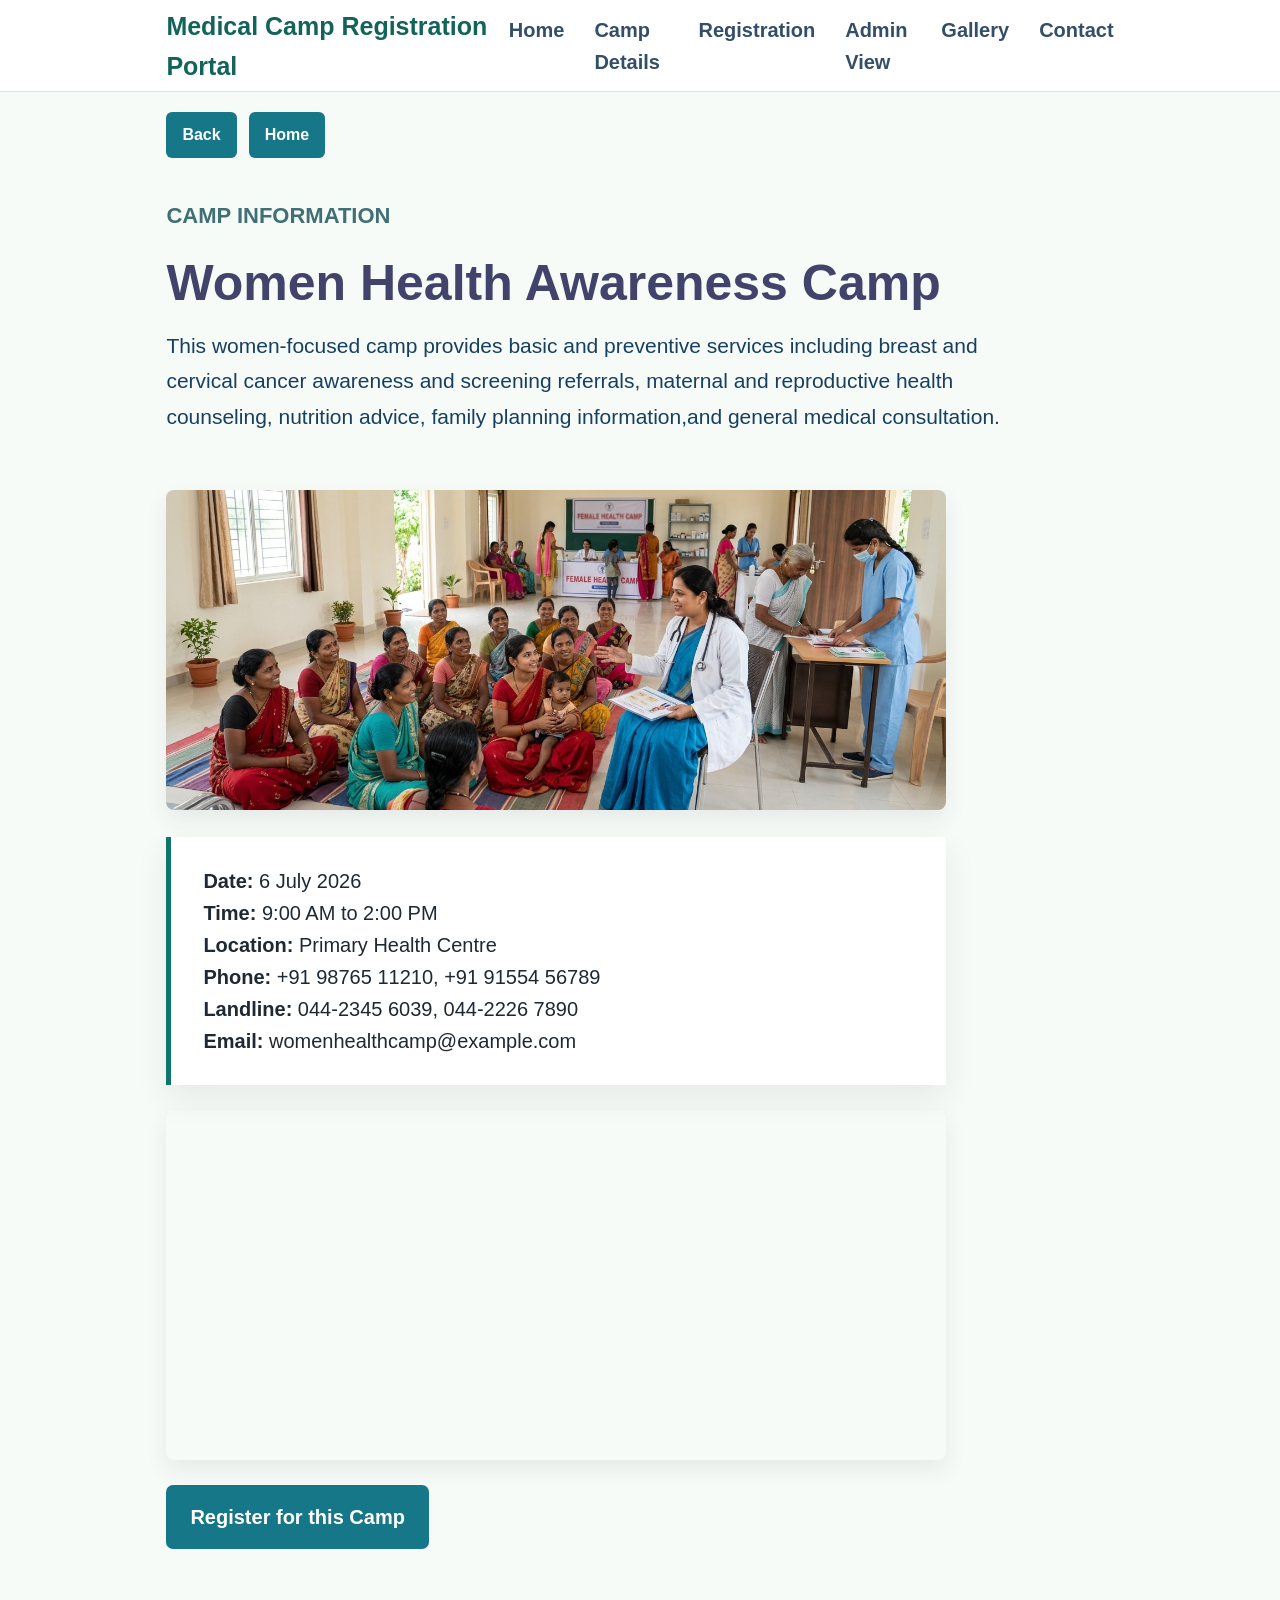
<file: women-health.html>
<!DOCTYPE html>
<html lang="en">
<head>
  <title>Women Health Awareness Camp</title>
  <link rel="stylesheet" href="style.css">
</head>
<body>

  <nav>
    <h2>Medical Camp Registration Portal</h2>
    <ul>
      <li><a href="index.html">Home</a></li>
      <li><a href="camp.html">Camp Details</a></li>
      <li><a href="register.html">Registration</a></li>
      <li><a href="admin.html">Admin View</a></li>
      <li><a href="gallery.html">Gallery</a></li>
      <li><a href="contact.html">Contact</a></li>
    </ul>
  </nav>
  <div class="top-actions">
  <button onclick="history.back()" class="top-button">Back</button>
  <a href="index.html" class="top-button">Home</a>
</div>

  <section class="content-section">
    <div class="section-heading">
      <p class="eyebrow">Camp Information</p>
      <h1>Women Health Awareness Camp</h1>
      <p class="camp-description">
        This women-focused camp provides basic and preventive services including
        breast and cervical cancer awareness and screening referrals, maternal and reproductive health
        counseling, nutrition advice, family planning information,and general
        medical consultation.
      </p>
    </div>

    <img src="images/women-health.jpg" alt="Women Health Awareness Camp" class="camp-detail-image">

    <div class="contact-box">
      <p><strong>Date:</strong> 6 July 2026</p>
      <p><strong>Time:</strong> 9:00 AM to 2:00 PM</p>
      <p><strong>Location:</strong> Primary Health Centre</p>

      <p><strong>Phone:</strong> +91 98765 11210, +91 91554 56789</p>
  <p><strong>Landline:</strong> 044-2345 6039, 044-2226 7890</p>
  <p><strong>Email:</strong> womenhealthcamp@example.com</p>
      
    </div>

    <div class="map-box">
      <iframe
        src="https://www.google.com/maps?q=Primary%20Health%20Centre&output=embed"
        loading="lazy">
      </iframe>
    </div>

    <a href="register.html" class="secondary-button">Register for this Camp</a>
  </section>

</body>
</html>
</file>
<file: style.css>
* {
  box-sizing: border-box;
  margin: 0;
  padding: 0;
}
html {
  scroll-behavior: smooth;
}

#home-camps {
  scroll-margin-top: 110px;
}

body {
  color: #1f2933;
  background: #f7fbf8;
  font-family: Arial, Helvetica, sans-serif;
  line-height: 1.6;
}

nav {
  position: sticky;
  top: 0;
  z-index: 10;
  display: flex;
  align-items: center;
  justify-content: space-between;
  min-height: 92px;
  padding: 0 13%;
  background: #ffffff;
  border-bottom: 1px solid #dbe7df;
}

nav h2 {
  color: #12645a;
  font-size: 25px;
}

nav ul {
  display: flex;
  gap: 30px;
  list-style: none;
}

nav ul li a {
  color: #334e68;
  font-size: 20px;
  font-weight: bold;
  text-decoration: none;
}

nav ul li a:hover,
nav ul li a.active {
  color: #0f766e;
}

nav ul li a.active {
  border-bottom: 3px solid #1b1819;
  padding-bottom: 4px;
}

.home-hero {
  min-height: calc(100vh - 92px);
  display: flex;
  align-items: center;
  background: #f7fbf8;
}

.hero-content {
  width: min(900px, 74%);
  margin: 0 auto;
}

.hero-content h1 {
  margin-bottom: 22px;
  color: #47476f;
  font-size: 86px;
  line-height: 1.08;
}

.hero-content p {
  max-width: 820px;
  margin-bottom: 32px;
  color: #407074;
  font-size: 28px;
}

.eyebrow {
  margin-bottom: 20px;
  color: #407074;
  font-size: 22px;
  font-weight: bold;
  text-transform: uppercase;
}

.primary-button,
.secondary-button {
  display: inline-block;
  padding: 16px 24px;
  border-radius: 7px;
  font-size: 20px;
  font-weight: bold;
  text-decoration: none;
  transition: 0.2s ease;
}

.primary-button {
  color: #41436a;
  background: #ebe975;
}

.secondary-button {
  color: white;
  background: #167788;
}

.primary-button:hover,
.secondary-button:hover {
  opacity: 0.9;
  transform: translateY(-2px);
}

.content-section {
  width: min(1400px, 74%);
  margin: 0 auto;
  padding: 40px 0 90px ;
}

.alternate-section {
  width: 100%;
  min-height: 650px;
  padding: 25px 13% 90px;
  display: flex;
  flex-direction: column;
  align-items: center;
  justify-content: flex-start;
  background-color: #eaf6f0;
}

.alternate-section .section-heading {
  text-align: center;
}

.section-heading {
  margin-bottom: 35px;
}

.section-heading h1,
.section-heading h2 {
  color: #41436a;;
  font-size: 50px;
  line-height: 1.2;
}

.info-grid {
  display: grid;
  grid-template-columns: repeat(2, 1fr);
  gap: 20px;
}

.info-card {
  min-height: 150px;
  padding: 22px;
  border: 1px solid #c9ddd5;
  border-radius: 8px;
  background: white;
  box-shadow: 0 10px 22px rgba(31, 41, 51, 0.08);
  transition: 0.2s ease;
}

.info-card:hover,
.contact-box:hover,
.registration-form:hover {
  transform: translateY(-3px);
}

.info-card h3 {
  margin-bottom: 12px;
  color: #00605a;
  font-size: 22px;
}

.info-card p {
  margin-bottom: 6px;
  font-size: 18px;
}

.section-text {
  max-width: 880px;
  margin-bottom: 28px;
  color: #173f5f;
  font-size: 21px;
}

.registration-form {
  width: 100%;
  max-width: 620px;
  padding: 28px;
  background: white;
  border-radius: 8px;
  box-shadow: 0 10px 22px rgba(31, 41, 51, 0.08);
  transition: 0.2s ease;
}

.registration-form label {
  display: block;
  margin-bottom: 6px;
  color: #17324d;
  font-size: 18px;
  font-weight: bold;
}

.registration-form input,
.registration-form select {
  width: 100%;
  margin-bottom: 18px;
  padding: 13px;
  border: 1px solid #c9ddd5;
  border-radius: 6px;
  font-size: 16px;
}

.registration-form input:focus,
.registration-form select:focus {
  outline: none;
  border-color: #167788;
}

.registration-form button {
  display: block;
  margin: 10px auto 0;
  border: none;
  cursor: pointer;
}

.success-message {
  display: none;
  width: 100%;
  max-width: 620px;
  margin-top: 18px;
  padding: 15px;
  color: #0f5132;
  text-align: center;
  background: #d1e7dd;
  border: 1px solid #badbcc;
  border-radius: 6px;
  font-size: 18px;
  font-weight: bold;
}

.contact-box {
  max-width: 780px;
  padding: 28px 32px;
  border-left: 5px solid #0f766e;
  background: white;
  box-shadow: 0 14px 30px rgba(31, 41, 51, 0.08);
  transition: 0.2s ease;
}

.contact-box p {
  font-size: 20px;
}

.contact-grid {
  display: grid;
  grid-template-columns: repeat(2, 1fr);
  gap: 20px;
}

.contact-card {
  padding: 24px;
  background: white;
  border-left: 5px solid #0f766e;
  border-radius: 8px;
  box-shadow: 0 10px 22px rgba(31, 41, 51, 0.08);
}

.contact-card h3 {
  margin-bottom: 12px;
  color: #00605a;
  font-size: 22px;
}

.contact-card p {
  margin-bottom: 6px;
  font-size: 18px;
}

.map-box {
  margin-top: 30px;
  width: 100%;
  height: 350px;
  border-radius: 8px;
  overflow: hidden;
  box-shadow: 0 10px 22px rgba(31, 41, 51, 0.08);
}

.map-box iframe {
  width: 100%;
  height: 100%;
  border: 0;
}

@media (max-width: 900px) {
  .contact-grid {
    grid-template-columns: 1fr;
  }
}

.admin-table {
  width: 100%;
  border-collapse: collapse;
  background: white;
  box-shadow: 0 10px 22px rgba(31, 41, 51, 0.08);
}

.admin-table th,
.admin-table td {
  padding: 15px;
  border: 1px solid #c9ddd5;
  text-align: left;
  font-size: 18px;
}

.admin-table th {
  color: white;
  background: #17324d;
}

.admin-table tr:nth-child(even) {
  background: #f4fafa;
}

footer {
  padding: 28px;
  color: #0f766e;
  text-align: center;
  background:white;
}

@media (max-width: 900px) {
  nav {
    padding: 20px 6%;
  }

  nav ul {
    gap: 16px;
  }

  .hero-content,
  .content-section {
    width: 90%;
  }

  .hero-content h1 {
    font-size: 58px;
  }

  .info-grid {
    grid-template-columns: 1fr;
  }

  .section-heading h1,
  .section-heading h2 {
    font-size: 40px;
  }
}

@media (max-width: 600px) {
  nav {
    display: block;
    padding: 18px 6%;
  }

  nav ul {
    display: block;
    margin-top: 12px;
  }

  nav ul li {
    margin: 8px 0;
  }

  .hero {
    min-height: 520px;
  }

  .hero-content h1 {
    font-size: 42px;
  }

  .hero-content p,
  .section-text,
  .info-card p,
  .contact-box p {
    font-size: 17px;
  }

  .section-heading h1,
  .section-heading h2 {
    font-size: 32px;
  }

  .alternate-section {
    padding: 60px 6%;
  }

  .admin-table {
    display: block;
    overflow-x: auto;
  }
}
.chatbot {
  position: fixed;
  right: 25px;
  bottom: 25px;
  z-index: 100;
}

.chatbot-button {
  padding: 14px 20px;
  color: white;
  background: #167788;
  border: none;
  border-radius: 30px;
  font-size: 16px;
  font-weight: bold;
  cursor: pointer;
  box-shadow: 0 8px 20px rgba(31, 41, 51, 0.2);
}

.chatbot-box {
  display: none;
  width: 330px;
  margin-bottom: 12px;
  background: white;
  border-radius: 8px;
  box-shadow: 0 12px 30px rgba(31, 41, 51, 0.25);
  overflow: hidden;
}

.chatbot-header {
  display: flex;
  align-items: center;
  justify-content: space-between;
  padding: 14px;
  color: white;
  background: #17324d;
}

.chatbot-header h3 {
  font-size: 18px;
}

.chatbot-header button {
  color: white;
  background: transparent;
  border: none;
  font-size: 16px;
  cursor: pointer;
}

.chatbot-messages {
  height: 230px;
  padding: 14px;
  overflow-y: auto;
  background: #f7fbf8;
}

.bot-message,
.user-message {
  max-width: 85%;
  margin-bottom: 10px;
  padding: 10px;
  border-radius: 8px;
  font-size: 14px;
}

.bot-message {
  color: #17324d;
  background: #eaf6f0;
}

.user-message {
  margin-left: auto;
  color: white;
  background: #0f766e;
}

.chatbot-input {
  display: flex;
  border-top: 1px solid #dbe7df;
}

.chatbot-input input {
  flex: 1;
  padding: 12px;
  border: none;
  outline: none;
}

.chatbot-input button {
  padding: 12px 14px;
  color: white;
  background: #167788;
  border: none;
  cursor: pointer;
}

@media (max-width: 600px) {
  .chatbot-box {
    width: 290px;
  }

  .chatbot {
    right: 15px;
    bottom: 15px;
  }
}
.details-button {
  display: inline-block;
  margin-top: 12px;
  padding: 10px 16px;
  color: white;
  background: #167788;
  border-radius: 6px;
  font-weight: bold;
  text-decoration: none;
}

.details-button:hover {
  background: #12645a;
}
.map-box {
  margin: 25px 0;
  width: 100%;
  max-width: 780px;
  height: 350px;
  border-radius: 8px;
  overflow: hidden;
  box-shadow: 0 10px 22px rgba(31, 41, 51, 0.08);
}

.map-box iframe {
  width: 100%;
  height: 100%;
  border: 0;
}

.camp-description {
  max-width: 850px;
  margin-top: 15px;
  color: #173f5f;
  font-size: 21px;
  line-height: 1.7;
}
.gallery-grid {
  display: grid;
  grid-template-columns: repeat(3, 1fr);
  gap: 22px;
}

.gallery-card {
  background: white;
  border-radius: 8px;
  overflow: hidden;
  box-shadow: 0 10px 22px rgba(31, 41, 51, 0.08);
}

.gallery-card img {
  width: 100%;
  height: 220px;
  object-fit: cover;
}

.gallery-card p {
  padding: 14px;
  color: #17324d;
  font-size: 17px;
  font-weight: bold;
}

@media (max-width: 900px) {
  .gallery-grid {
    grid-template-columns: 1fr;
  }
}
.upcoming-list {
  display: grid;
  grid-template-columns: repeat(3, 1fr);
  gap: 18px;
}

.upcoming-card {
  padding: 22px;
  background: white;
  border-top: 5px solid #ebe975;
  border-radius: 8px;
  box-shadow: 0 10px 22px rgba(31, 41, 51, 0.08);
}

.upcoming-card h3 {
  margin-bottom: 12px;
  color: #00605a;
  font-size: 22px;
}

.upcoming-card p {
  margin-bottom: 6px;
  font-size: 18px;
}

@media (max-width: 900px) {
  .upcoming-list {
    grid-template-columns: 1fr;
  }
}
.top-actions {
  width: min(1400px, 74%);
  margin: 20px auto 0;
  display: flex;
  gap: 12px;
}

.top-button {
  display: inline-block;
  padding: 10px 16px;
  color: white;
  background: #167788;
  border: none;
  border-radius: 6px;
  font-size: 16px;
  font-weight: bold;
  text-decoration: none;
  cursor: pointer;
}

.top-button:hover {
  background: #12645a;
}
.register-actions {
  width: auto;
  margin: 0 0 25px;
}
.register-page-bg {
  background-color: #eaf6f0;
  padding-top: 20px;
}

.register-page-bg .top-actions {
  margin-top: 0;
}
.camp-detail-image {
  width: 100%;
  max-width: 780px;
  height: 320px;
  object-fit: cover;
  border-radius: 8px;
  margin: 20px 0;
  box-shadow: 0 10px 22px rgba(31, 41, 51, 0.08);
}
/* Home page spacing updates */
#home-about {
  padding-bottom: 20px;
}

#home-camps {
  padding-top: 20px;
  scroll-margin-top: 110px;
}

/* Bigger About paragraph */
#home-about .section-text {
  max-width: 1100px;
  font-size: 24px;
  line-height: 1.8;
}

/* Reduce Registration section height */
.alternate-section {
  min-height: auto;
  padding: 45px 13%;
}

.alternate-section .section-heading {
  margin-bottom: 20px;
}

.alternate-section .section-text {
  max-width: 850px;
  margin-bottom: 20px;
  font-size: 20px;
  line-height: 1.7;
}

/* Mobile adjustment */
@media (max-width: 600px) {
  #home-about .section-text {
    font-size: 18px;
  }

  .alternate-section {
    padding: 40px 6%;
  }
}
.about-home-section {
  width: 100%;
  padding: 30px 13% 55px;
  background: #167788;
}

.about-home-content {
  max-width: 1100px;
  margin: 0 auto;
}

.about-home-content h1 {
  margin-bottom: 22px;
  color: white;
  font-size: 48px;
  line-height: 1.2;
}

.about-home-content p {
  color: white;
  font-size: 23px;
  line-height: 1.8;
}

.about-eyebrow {
  margin-bottom: 16px;
  color: #ebe975;
  font-size: 22px;
  font-weight: bold;
  text-transform: uppercase;
}

@media (max-width: 600px) {
  .about-home-section {
    padding: 50px 6%;
  }

  .about-home-content h1 {
    font-size: 32px;
  }

  .about-home-content p {
    font-size: 18px;
  }
}
.contact-home-section {
  width: 100%;
  padding: 30px 13% 55px;
  background: #167788;
}

.contact-home-content {
  max-width: 1100px;
  margin: 0 auto;
}

.contact-home-content h1 {
  margin-bottom: 22px;
  color: white;
  font-size: 48px;
  line-height: 1.2;
}

.contact-home-box {
  margin-bottom: 26px;
}

.contact-home-box p {
  color: white;
  font-size: 23px;
  line-height: 1.8;
}

.contact-eyebrow {
  margin-bottom: 16px;
  color: white;
  font-size: 22px;
  font-weight: bold;
  text-transform: uppercase;
}

.contact-home-button {
  display: inline-block;
  padding: 16px 24px;
  color: #41436a;
  background: #ebe975;
  border-radius: 7px;
  font-size: 20px;
  font-weight: bold;
  text-decoration: none;
}

.contact-home-button:hover {
  opacity: 0.9;
}

@media (max-width: 600px) {
  .contact-home-section {
    padding: 25px 6% 45px;
  }

  .contact-home-content h1 {
    font-size: 32px;
  }

  .contact-home-box p {
    font-size: 18px;
  }
}
</file>
